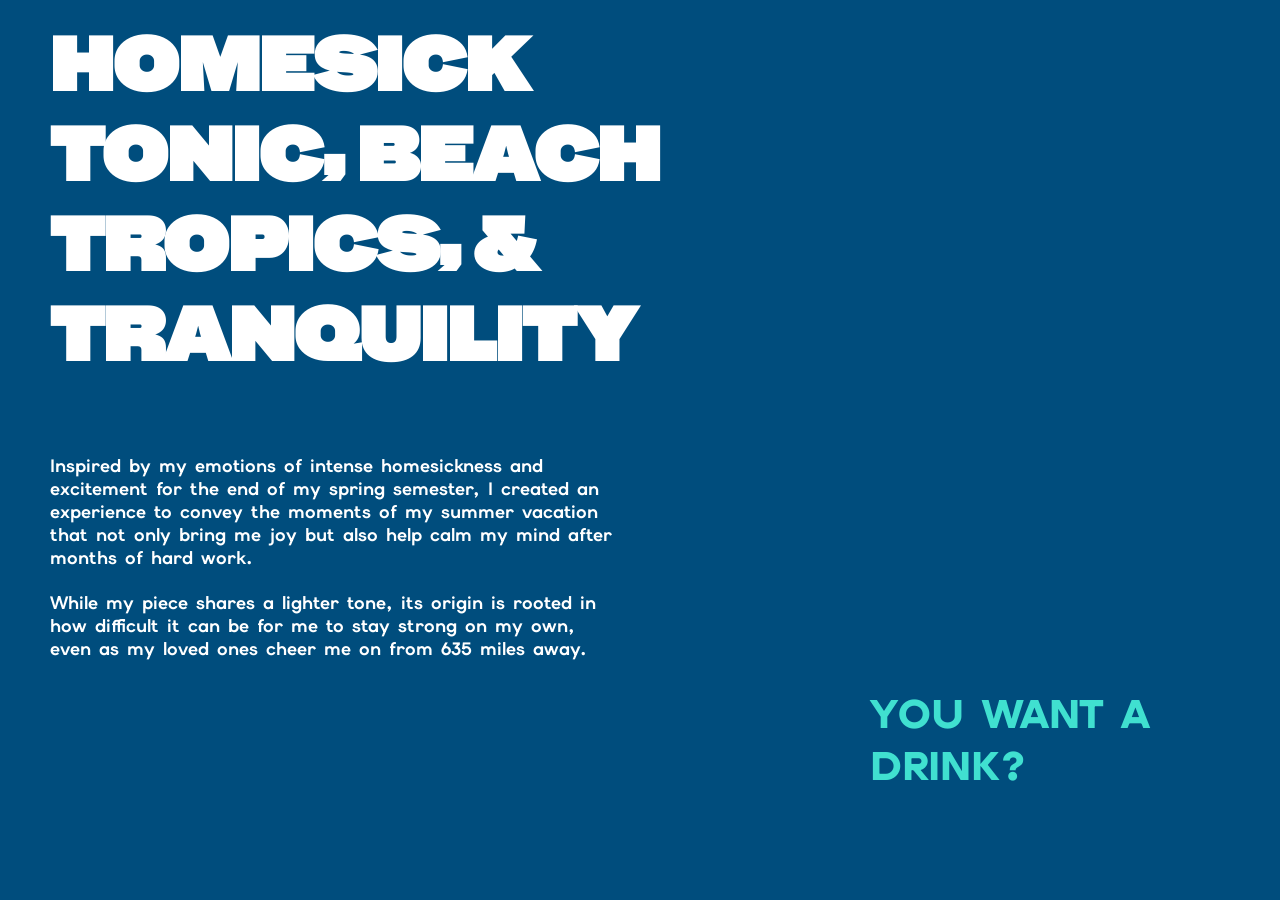
<file: index.html>
<html lang="en">
<head>
    <meta charset="UTF-8">
    <meta name="viewport" content="width=device-width, initial-scale=1.0">
    <title>Home&About</title>

    <!-- linking CSS -->
    <link rel="stylesheet" href="styles.css">
</head>
<body class="homeAbout-page">
    <h1 class="home-title">HOMESICK TONIC, BEACH TROPICS, & TRANQUILITY</h1>

    <p class="about-text">Inspired by my emotions of intense homesickness and excitement for the end of my spring semester, I created an experience to convey the moments of my summer vacation that not only bring me joy but also help calm my mind after months of hard work.</p>
    <p class="about-text">While my piece shares a lighter tone, its origin is rooted in how difficult it can be for me to stay strong on my own, even as my loved ones cheer me on from 635 miles away.</p>

    <a class="home-nav" id="startButton" href="sketch1/index.html">YOU WANT A DRINK?</a>
</body>
</html>
</file>
<file: styles.css>
/* Fonts */
/* Personal Note: Don't delete fonts in any of your folders to avoid errors along the way!*/
@font-face {
    font-family:header;
    src: url(fonts/BBHHegarty-Regular.ttf);
}
@font-face {
    font-family:body-text;
    src: url(fonts/ElmsSans-Bold.ttf);
}

@font-face {
    font-family: centralNavigation;
    src: url(fonts/ElmsSans-Black.ttf);
}

@font-face {
    font-family: blackBodyText;
    src: url(fonts/ElmsSans-Medium.ttf);
}

body {
    margin: 0;
    padding: 0;
    overflow: hidden;
}

canvas {
    display: block;
    z-index: -1;
    position: absolute;
    top: 0;
    right: 0;
}

.homeAbout-page {
    background-color: #004d7d;
}

.mojito-background {
    background-color: #FFDF3F;
}

.jeep-background {
    background-color: #87ceeb;
}

.wavy-background {
    background-color: #FF4960;
}

.stamps-background {
    background-color: #00CDAD;
}

.home-title {
    font-family: header;
    color: white;
    text-align: left;
    max-width: 700px;
    padding-top: 20px;
    padding-bottom: 20px;
    padding-left: 50px;
    font-size: 75px;
}

.about-text {
    font-family: body-text;
    color: white;
    text-align: left;
    font-size: 18px;
    padding-top: 4px;
    padding-left: 50px;
    max-width: 571px;
}

.home-nav {
    font-family: centralNavigation;
    color: white;
    display: flex;
    flex-direction: row-reverse;
    text-align: left;
    padding-right: 65px;
    padding-top: 10px;
}

#startButton {
    font-family: centralNavigation;
    color: turquoise;
    font-size: 40px;
    transition: all 0.3s ease;
    margin-left: 870px;
    transform-origin: center;
}

#startButton:hover {
    color: rgb(255, 230, 0);
    transform: translateY(-20px);
    text-decoration: underline;
}

.centralNav {
    font-family: centralNavigation;
    color: white;
    display: flex;
    justify-content: center;
    align-items: flex-end;
    font-size: 23px;
    transition: all 0.3s ease;
    transform-origin: center;
    position: fixed;
    bottom: 10px;
    width: 100%;
}

.centralNav:hover {
    transform: translateY(-6px);
    text-decoration: underline;
}

a {
    font-family: centralNavigation;
    color: white;
    text-decoration: none;
    display: flex;
    justify-content: center;
    align-items: flex-end;
}

a:visited {
    color: white;
    text-decoration: none;
}
</file>
